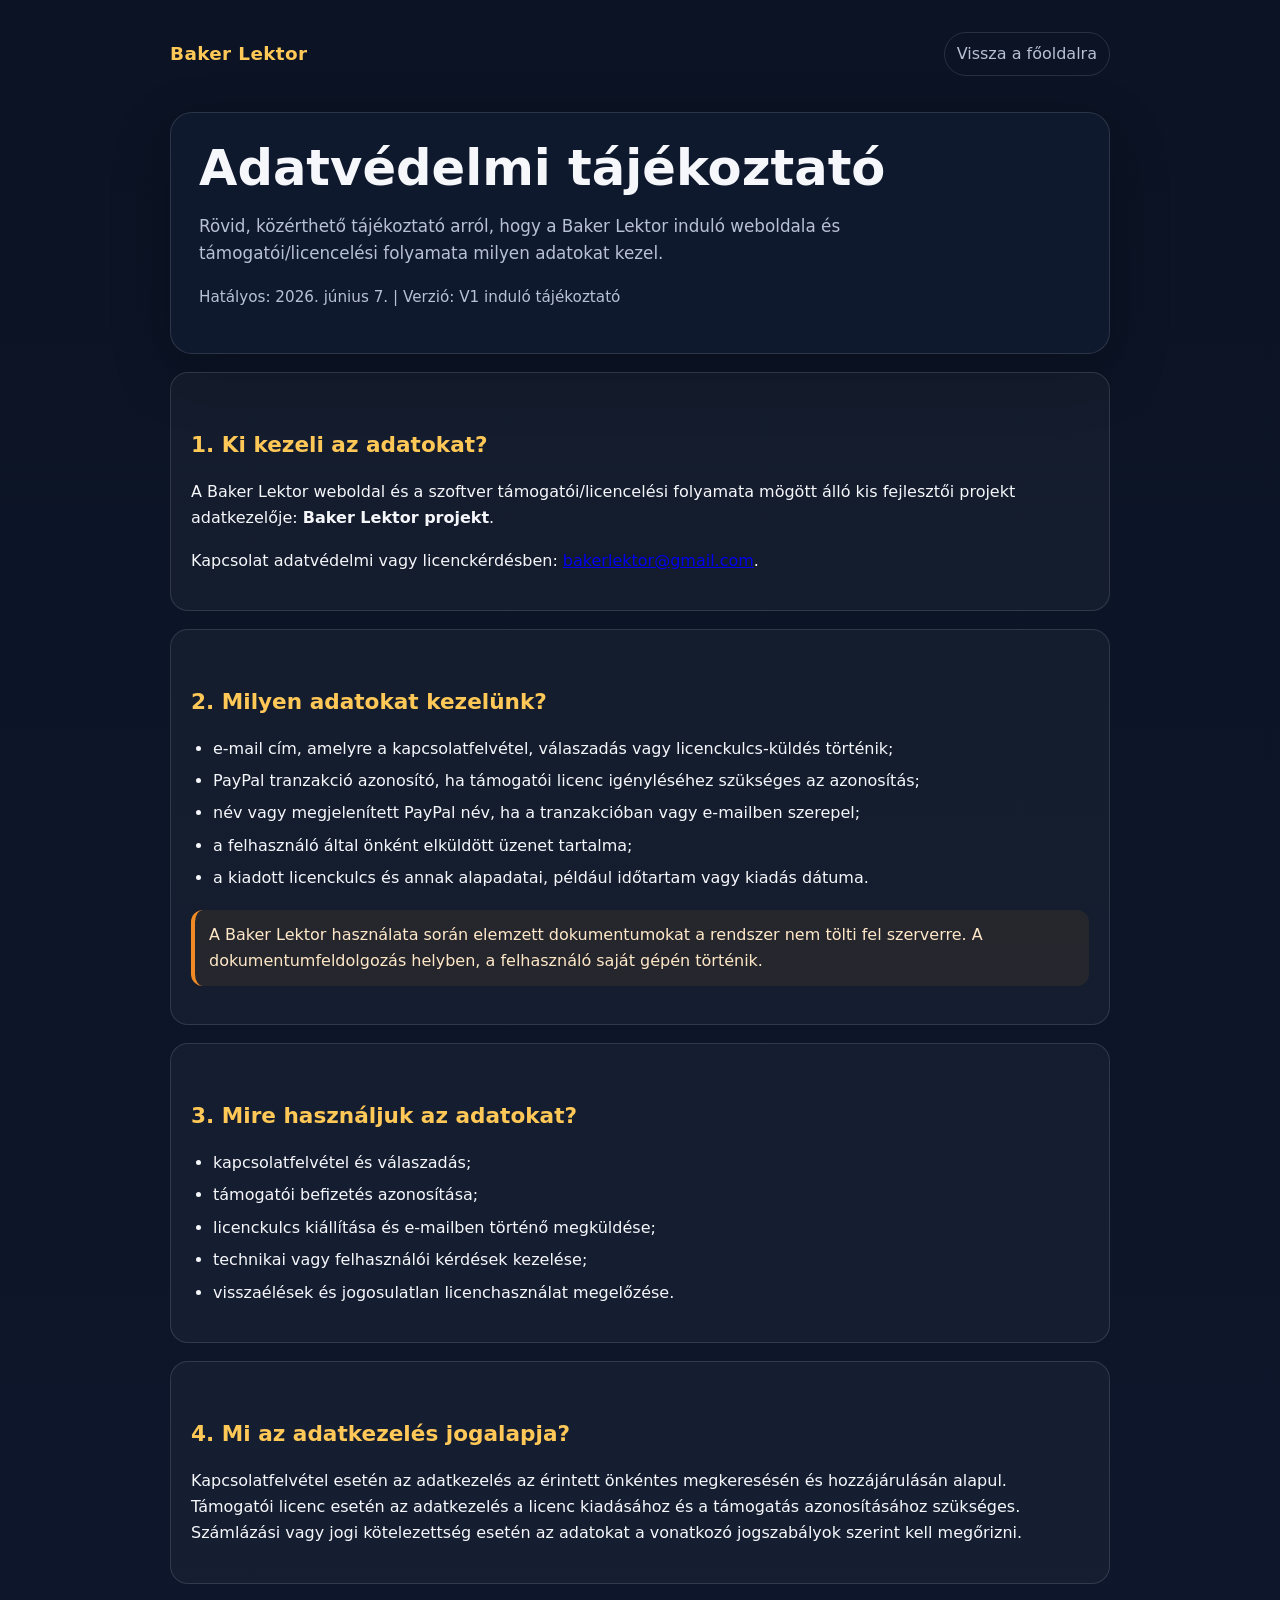
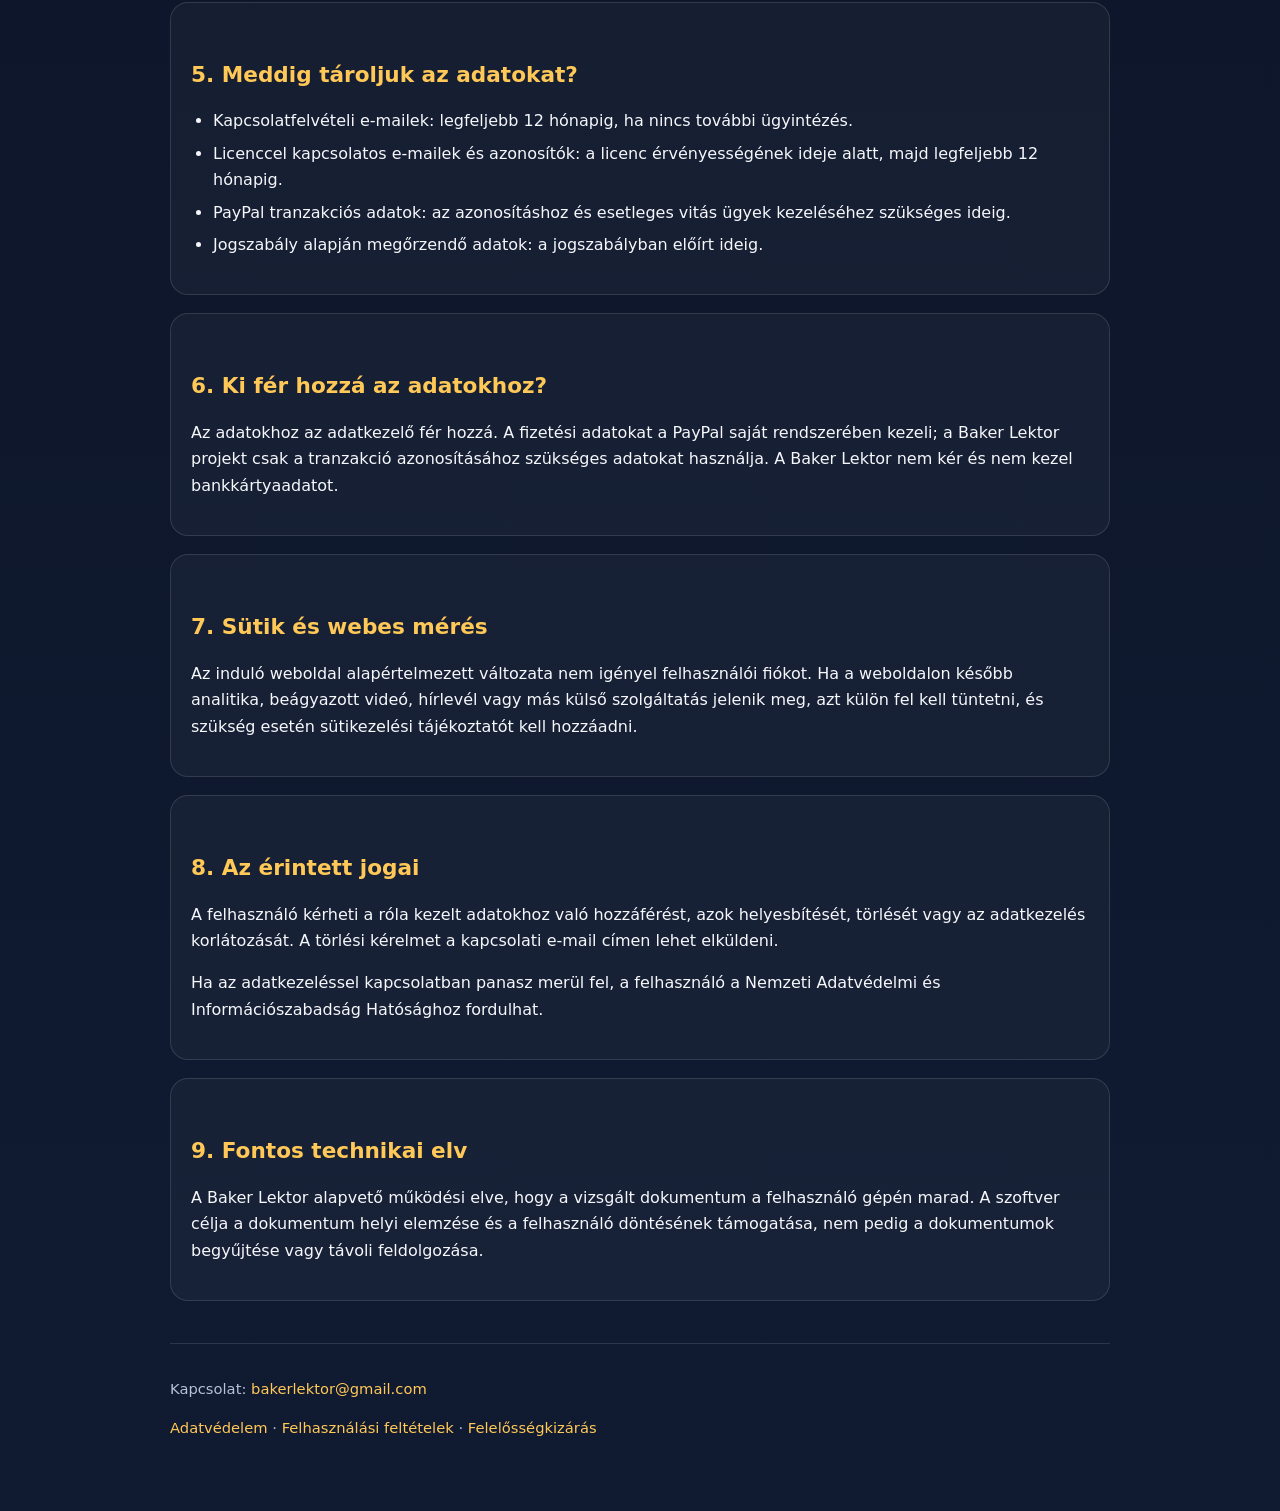
<file: adatvedelem.html>
<!doctype html>
<html lang="hu">
<head>
  <meta charset="utf-8">
  <meta name="viewport" content="width=device-width, initial-scale=1">
  <title>Adatvédelmi tájékoztató | Baker Lektor</title>
  <meta name="description" content="Baker Lektor – adatvédelmi tájékoztató">
  <style>
:root{--bg:#0B1324;--panel:#111C33;--text:#F6F7FB;--muted:#B8C0D4;--gold:#FFC857;--orange:#F08A24;--line:rgba(255,255,255,.12)}
*{box-sizing:border-box}body{margin:0;font-family:Inter,system-ui,-apple-system,Segoe UI,Roboto,Arial,sans-serif;background:linear-gradient(180deg,#0B1324 0%,#101A31 100%);color:var(--text);line-height:1.65}.wrap{max-width:980px;margin:0 auto;padding:32px 20px 56px}.top{display:flex;justify-content:space-between;gap:18px;align-items:center;margin-bottom:36px}.brand{font-weight:800;letter-spacing:.02em;color:var(--gold);font-size:1.15rem}.back{color:var(--muted);text-decoration:none;border:1px solid var(--line);padding:8px 12px;border-radius:999px}.back:hover{border-color:var(--gold);color:var(--text)}.hero{border:1px solid var(--line);background:rgba(17,28,51,.72);border-radius:22px;padding:28px;box-shadow:0 20px 60px rgba(0,0,0,.22)}h1{font-size:clamp(2rem,4vw,3.1rem);line-height:1.1;margin:0 0 12px}h2{font-size:1.35rem;margin:34px 0 10px;color:var(--gold)}h3{font-size:1.05rem;margin:22px 0 8px}.lead{color:var(--muted);font-size:1.05rem;max-width:760px}.card{margin-top:18px;border:1px solid var(--line);border-radius:18px;padding:20px;background:rgba(255,255,255,.035)}ul{padding-left:22px}li{margin:6px 0}.note{border-left:4px solid var(--orange);padding:12px 14px;background:rgba(240,138,36,.08);border-radius:12px;margin:18px 0;color:#FFE8C7}.small{color:var(--muted);font-size:.95rem}.footer{margin-top:42px;padding-top:18px;border-top:1px solid var(--line);color:var(--muted);font-size:.92rem}.footer a{color:var(--gold);text-decoration:none}@media(max-width:680px){.top{align-items:flex-start;flex-direction:column}.hero{padding:22px}.wrap{padding:24px 16px 44px}}
</style>
</head>
<body>
  <main class="wrap">
    <div class="top">
      <div class="brand">Baker Lektor</div>
      <a class="back" href="index.html">Vissza a főoldalra</a>
    </div>
    <section class="hero">
      <h1>Adatvédelmi tájékoztató</h1>
      <p class="lead">Rövid, közérthető tájékoztató arról, hogy a Baker Lektor induló weboldala és támogatói/licencelési folyamata milyen adatokat kezel.</p>
      <p class="small">Hatályos: 2026. június 7. | Verzió: V1 induló tájékoztató</p>
    </section>

<section class="card">
<h2>1. Ki kezeli az adatokat?</h2>
<p>A Baker Lektor weboldal és a szoftver támogatói/licencelési folyamata mögött álló kis fejlesztői projekt adatkezelője: <strong>Baker Lektor projekt</strong>.</p>
<p>Kapcsolat adatvédelmi vagy licenckérdésben: <a href="mailto:bakerlektor@gmail.com">bakerlektor@gmail.com</a>.</p>
</section>
<section class="card">
<h2>2. Milyen adatokat kezelünk?</h2>
<ul>
<li>e-mail cím, amelyre a kapcsolatfelvétel, válaszadás vagy licenckulcs-küldés történik;</li>
<li>PayPal tranzakció azonosító, ha támogatói licenc igényléséhez szükséges az azonosítás;</li>
<li>név vagy megjelenített PayPal név, ha a tranzakcióban vagy e-mailben szerepel;</li>
<li>a felhasználó által önként elküldött üzenet tartalma;</li>
<li>a kiadott licenckulcs és annak alapadatai, például időtartam vagy kiadás dátuma.</li>
</ul>
<p class="note">A Baker Lektor használata során elemzett dokumentumokat a rendszer nem tölti fel szerverre. A dokumentumfeldolgozás helyben, a felhasználó saját gépén történik.</p>
</section>
<section class="card">
<h2>3. Mire használjuk az adatokat?</h2>
<ul>
<li>kapcsolatfelvétel és válaszadás;</li>
<li>támogatói befizetés azonosítása;</li>
<li>licenckulcs kiállítása és e-mailben történő megküldése;</li>
<li>technikai vagy felhasználói kérdések kezelése;</li>
<li>visszaélések és jogosulatlan licenchasználat megelőzése.</li>
</ul>
</section>
<section class="card">
<h2>4. Mi az adatkezelés jogalapja?</h2>
<p>Kapcsolatfelvétel esetén az adatkezelés az érintett önkéntes megkeresésén és hozzájárulásán alapul. Támogatói licenc esetén az adatkezelés a licenc kiadásához és a támogatás azonosításához szükséges. Számlázási vagy jogi kötelezettség esetén az adatokat a vonatkozó jogszabályok szerint kell megőrizni.</p>
</section>
<section class="card">
<h2>5. Meddig tároljuk az adatokat?</h2>
<ul>
<li>Kapcsolatfelvételi e-mailek: legfeljebb 12 hónapig, ha nincs további ügyintézés.</li>
<li>Licenccel kapcsolatos e-mailek és azonosítók: a licenc érvényességének ideje alatt, majd legfeljebb 12 hónapig.</li>
<li>PayPal tranzakciós adatok: az azonosításhoz és esetleges vitás ügyek kezeléséhez szükséges ideig.</li>
<li>Jogszabály alapján megőrzendő adatok: a jogszabályban előírt ideig.</li>
</ul>
</section>
<section class="card">
<h2>6. Ki fér hozzá az adatokhoz?</h2>
<p>Az adatokhoz az adatkezelő fér hozzá. A fizetési adatokat a PayPal saját rendszerében kezeli; a Baker Lektor projekt csak a tranzakció azonosításához szükséges adatokat használja. A Baker Lektor nem kér és nem kezel bankkártyaadatot.</p>
</section>
<section class="card">
<h2>7. Sütik és webes mérés</h2>
<p>Az induló weboldal alapértelmezett változata nem igényel felhasználói fiókot. Ha a weboldalon később analitika, beágyazott videó, hírlevél vagy más külső szolgáltatás jelenik meg, azt külön fel kell tüntetni, és szükség esetén sütikezelési tájékoztatót kell hozzáadni.</p>
</section>
<section class="card">
<h2>8. Az érintett jogai</h2>
<p>A felhasználó kérheti a róla kezelt adatokhoz való hozzáférést, azok helyesbítését, törlését vagy az adatkezelés korlátozását. A törlési kérelmet a kapcsolati e-mail címen lehet elküldeni.</p>
<p>Ha az adatkezeléssel kapcsolatban panasz merül fel, a felhasználó a Nemzeti Adatvédelmi és Információszabadság Hatósághoz fordulhat.</p>
</section>
<section class="card">
<h2>9. Fontos technikai elv</h2>
<p>A Baker Lektor alapvető működési elve, hogy a vizsgált dokumentum a felhasználó gépén marad. A szoftver célja a dokumentum helyi elemzése és a felhasználó döntésének támogatása, nem pedig a dokumentumok begyűjtése vagy távoli feldolgozása.</p>
</section>

    <footer class="footer">
      <p>Kapcsolat: <a href="mailto:bakerlektor@gmail.com">bakerlektor@gmail.com</a></p>
      <p><a href="adatvedelem.html">Adatvédelem</a> · <a href="felhasznalasi-feltetelek.html">Felhasználási feltételek</a> · <a href="felelossegkizaras.html">Felelősségkizárás</a></p>
    </footer>
  </main>
</body>
</html>
</file>
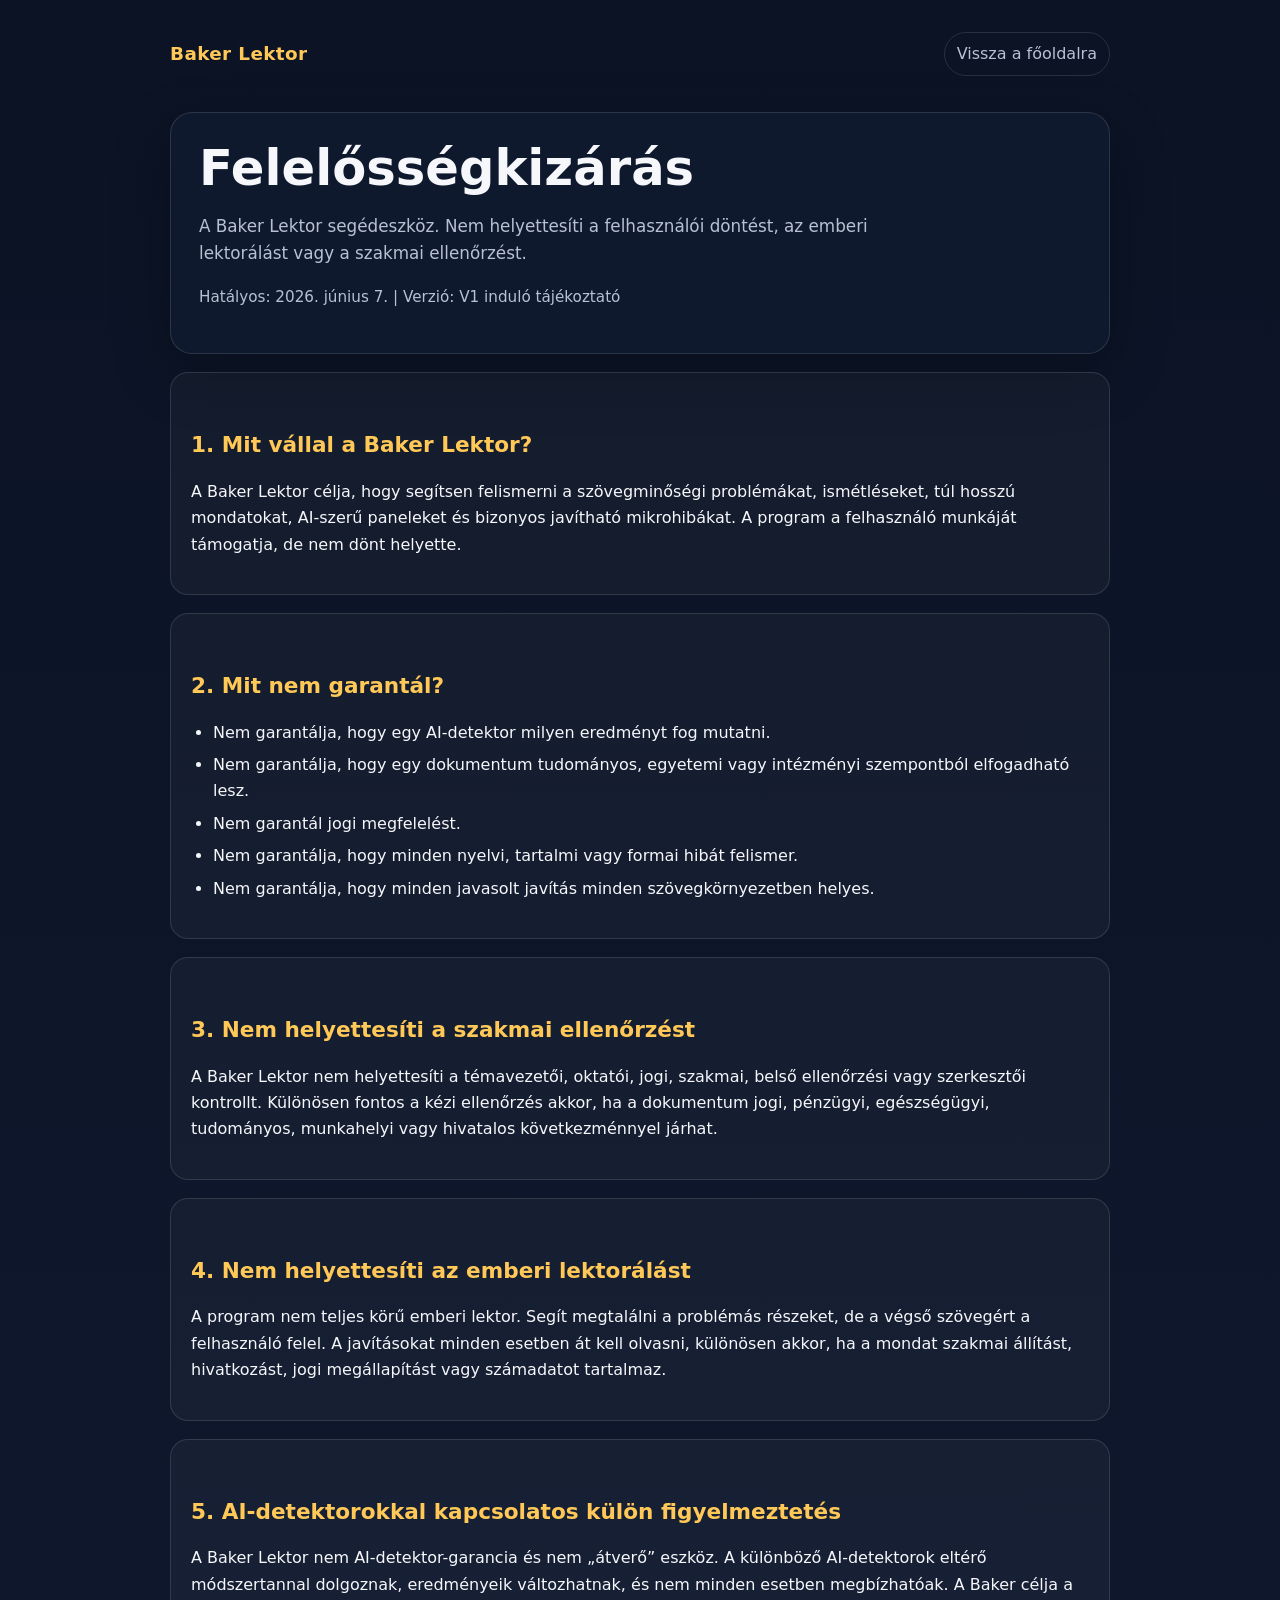
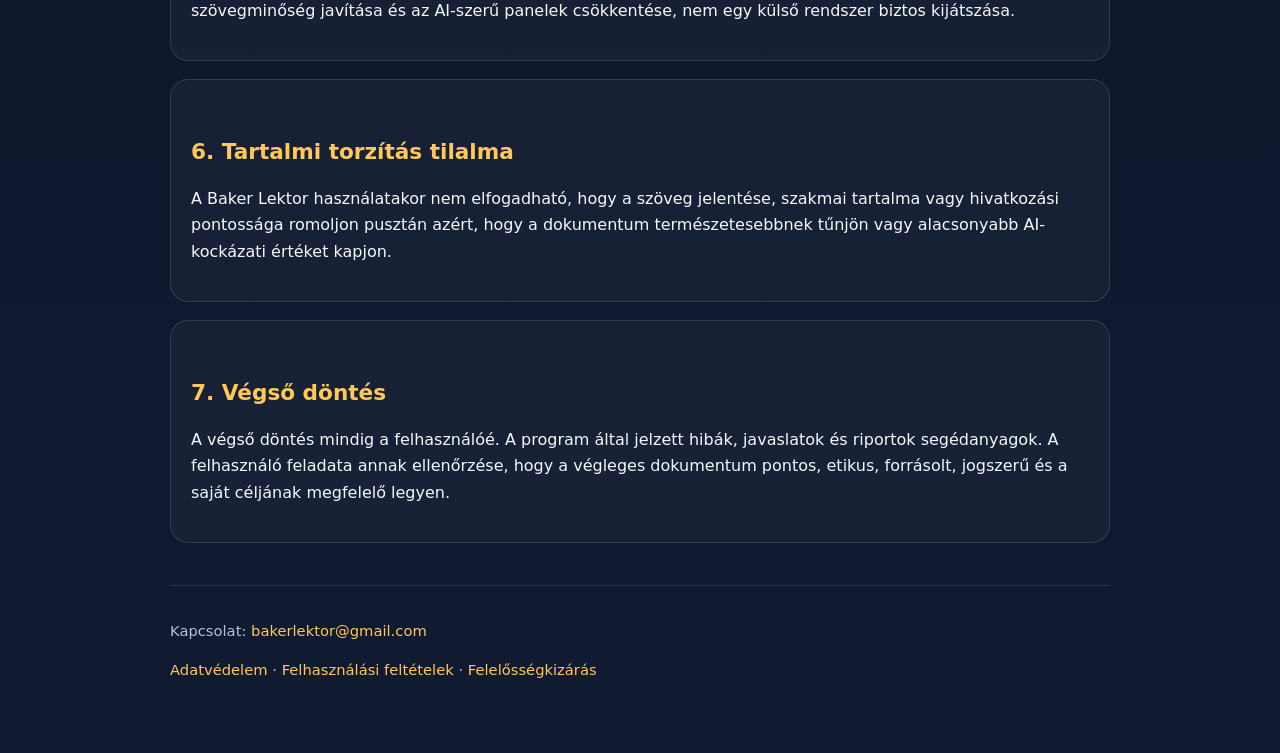
<file: felelossegkizaras.html>
<!doctype html>
<html lang="hu">
<head>
  <meta charset="utf-8">
  <meta name="viewport" content="width=device-width, initial-scale=1">
  <title>Felelősségkizárás | Baker Lektor</title>
  <meta name="description" content="Baker Lektor – felelősségkizárás">
  <style>
:root{--bg:#0B1324;--panel:#111C33;--text:#F6F7FB;--muted:#B8C0D4;--gold:#FFC857;--orange:#F08A24;--line:rgba(255,255,255,.12)}
*{box-sizing:border-box}body{margin:0;font-family:Inter,system-ui,-apple-system,Segoe UI,Roboto,Arial,sans-serif;background:linear-gradient(180deg,#0B1324 0%,#101A31 100%);color:var(--text);line-height:1.65}.wrap{max-width:980px;margin:0 auto;padding:32px 20px 56px}.top{display:flex;justify-content:space-between;gap:18px;align-items:center;margin-bottom:36px}.brand{font-weight:800;letter-spacing:.02em;color:var(--gold);font-size:1.15rem}.back{color:var(--muted);text-decoration:none;border:1px solid var(--line);padding:8px 12px;border-radius:999px}.back:hover{border-color:var(--gold);color:var(--text)}.hero{border:1px solid var(--line);background:rgba(17,28,51,.72);border-radius:22px;padding:28px;box-shadow:0 20px 60px rgba(0,0,0,.22)}h1{font-size:clamp(2rem,4vw,3.1rem);line-height:1.1;margin:0 0 12px}h2{font-size:1.35rem;margin:34px 0 10px;color:var(--gold)}h3{font-size:1.05rem;margin:22px 0 8px}.lead{color:var(--muted);font-size:1.05rem;max-width:760px}.card{margin-top:18px;border:1px solid var(--line);border-radius:18px;padding:20px;background:rgba(255,255,255,.035)}ul{padding-left:22px}li{margin:6px 0}.note{border-left:4px solid var(--orange);padding:12px 14px;background:rgba(240,138,36,.08);border-radius:12px;margin:18px 0;color:#FFE8C7}.small{color:var(--muted);font-size:.95rem}.footer{margin-top:42px;padding-top:18px;border-top:1px solid var(--line);color:var(--muted);font-size:.92rem}.footer a{color:var(--gold);text-decoration:none}@media(max-width:680px){.top{align-items:flex-start;flex-direction:column}.hero{padding:22px}.wrap{padding:24px 16px 44px}}
</style>
</head>
<body>
  <main class="wrap">
    <div class="top">
      <div class="brand">Baker Lektor</div>
      <a class="back" href="index.html">Vissza a főoldalra</a>
    </div>
    <section class="hero">
      <h1>Felelősségkizárás</h1>
      <p class="lead">A Baker Lektor segédeszköz. Nem helyettesíti a felhasználói döntést, az emberi lektorálást vagy a szakmai ellenőrzést.</p>
      <p class="small">Hatályos: 2026. június 7. | Verzió: V1 induló tájékoztató</p>
    </section>

<section class="card">
<h2>1. Mit vállal a Baker Lektor?</h2>
<p>A Baker Lektor célja, hogy segítsen felismerni a szövegminőségi problémákat, ismétléseket, túl hosszú mondatokat, AI-szerű paneleket és bizonyos javítható mikrohibákat. A program a felhasználó munkáját támogatja, de nem dönt helyette.</p>
</section>
<section class="card">
<h2>2. Mit nem garantál?</h2>
<ul>
<li>Nem garantálja, hogy egy AI-detektor milyen eredményt fog mutatni.</li>
<li>Nem garantálja, hogy egy dokumentum tudományos, egyetemi vagy intézményi szempontból elfogadható lesz.</li>
<li>Nem garantál jogi megfelelést.</li>
<li>Nem garantálja, hogy minden nyelvi, tartalmi vagy formai hibát felismer.</li>
<li>Nem garantálja, hogy minden javasolt javítás minden szövegkörnyezetben helyes.</li>
</ul>
</section>
<section class="card">
<h2>3. Nem helyettesíti a szakmai ellenőrzést</h2>
<p>A Baker Lektor nem helyettesíti a témavezetői, oktatói, jogi, szakmai, belső ellenőrzési vagy szerkesztői kontrollt. Különösen fontos a kézi ellenőrzés akkor, ha a dokumentum jogi, pénzügyi, egészségügyi, tudományos, munkahelyi vagy hivatalos következménnyel járhat.</p>
</section>
<section class="card">
<h2>4. Nem helyettesíti az emberi lektorálást</h2>
<p>A program nem teljes körű emberi lektor. Segít megtalálni a problémás részeket, de a végső szövegért a felhasználó felel. A javításokat minden esetben át kell olvasni, különösen akkor, ha a mondat szakmai állítást, hivatkozást, jogi megállapítást vagy számadatot tartalmaz.</p>
</section>
<section class="card">
<h2>5. AI-detektorokkal kapcsolatos külön figyelmeztetés</h2>
<p>A Baker Lektor nem AI-detektor-garancia és nem „átverő” eszköz. A különböző AI-detektorok eltérő módszertannal dolgoznak, eredményeik változhatnak, és nem minden esetben megbízhatóak. A Baker célja a szövegminőség javítása és az AI-szerű panelek csökkentése, nem egy külső rendszer biztos kijátszása.</p>
</section>
<section class="card">
<h2>6. Tartalmi torzítás tilalma</h2>
<p>A Baker Lektor használatakor nem elfogadható, hogy a szöveg jelentése, szakmai tartalma vagy hivatkozási pontossága romoljon pusztán azért, hogy a dokumentum természetesebbnek tűnjön vagy alacsonyabb AI-kockázati értéket kapjon.</p>
</section>
<section class="card">
<h2>7. Végső döntés</h2>
<p>A végső döntés mindig a felhasználóé. A program által jelzett hibák, javaslatok és riportok segédanyagok. A felhasználó feladata annak ellenőrzése, hogy a végleges dokumentum pontos, etikus, forrásolt, jogszerű és a saját céljának megfelelő legyen.</p>
</section>

    <footer class="footer">
      <p>Kapcsolat: <a href="mailto:bakerlektor@gmail.com">bakerlektor@gmail.com</a></p>
      <p><a href="adatvedelem.html">Adatvédelem</a> · <a href="felhasznalasi-feltetelek.html">Felhasználási feltételek</a> · <a href="felelossegkizaras.html">Felelősségkizárás</a></p>
    </footer>
  </main>
</body>
</html>
</file>
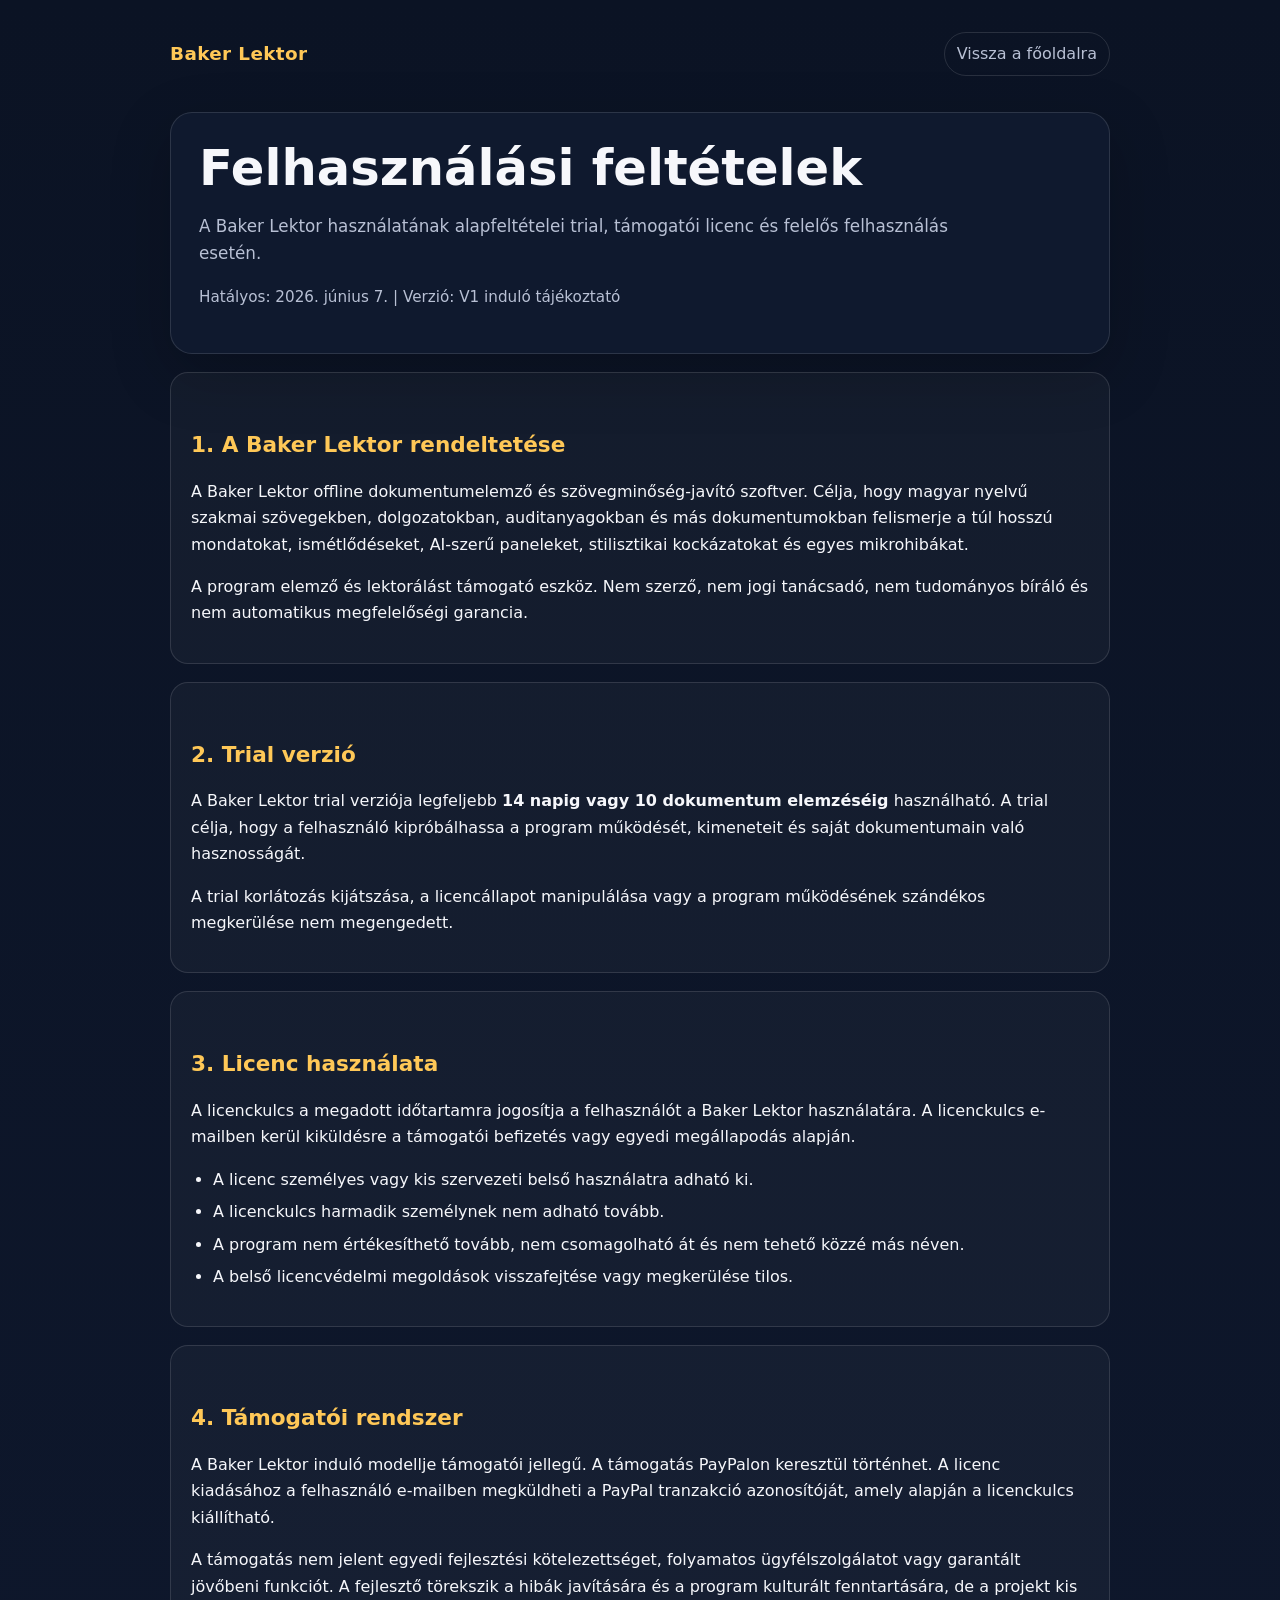
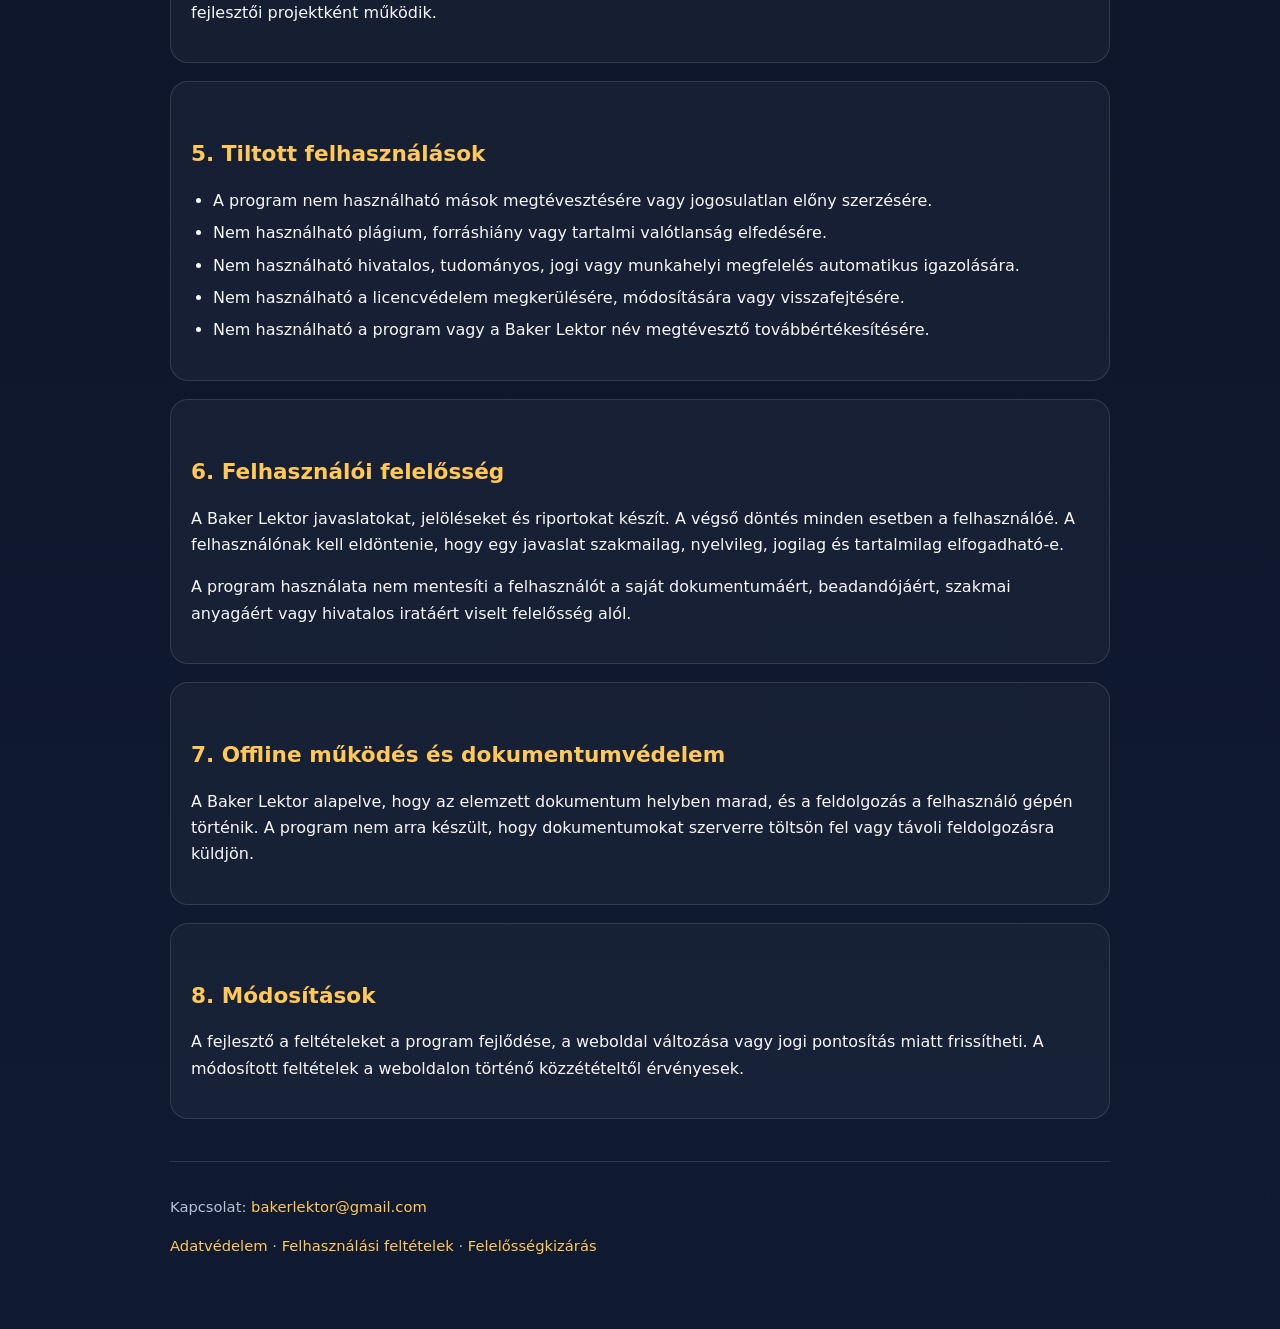
<file: felhasznalasi-feltetelek.html>
<!doctype html>
<html lang="hu">
<head>
  <meta charset="utf-8">
  <meta name="viewport" content="width=device-width, initial-scale=1">
  <title>Felhasználási feltételek | Baker Lektor</title>
  <meta name="description" content="Baker Lektor – felhasználási feltételek">
  <style>
:root{--bg:#0B1324;--panel:#111C33;--text:#F6F7FB;--muted:#B8C0D4;--gold:#FFC857;--orange:#F08A24;--line:rgba(255,255,255,.12)}
*{box-sizing:border-box}body{margin:0;font-family:Inter,system-ui,-apple-system,Segoe UI,Roboto,Arial,sans-serif;background:linear-gradient(180deg,#0B1324 0%,#101A31 100%);color:var(--text);line-height:1.65}.wrap{max-width:980px;margin:0 auto;padding:32px 20px 56px}.top{display:flex;justify-content:space-between;gap:18px;align-items:center;margin-bottom:36px}.brand{font-weight:800;letter-spacing:.02em;color:var(--gold);font-size:1.15rem}.back{color:var(--muted);text-decoration:none;border:1px solid var(--line);padding:8px 12px;border-radius:999px}.back:hover{border-color:var(--gold);color:var(--text)}.hero{border:1px solid var(--line);background:rgba(17,28,51,.72);border-radius:22px;padding:28px;box-shadow:0 20px 60px rgba(0,0,0,.22)}h1{font-size:clamp(2rem,4vw,3.1rem);line-height:1.1;margin:0 0 12px}h2{font-size:1.35rem;margin:34px 0 10px;color:var(--gold)}h3{font-size:1.05rem;margin:22px 0 8px}.lead{color:var(--muted);font-size:1.05rem;max-width:760px}.card{margin-top:18px;border:1px solid var(--line);border-radius:18px;padding:20px;background:rgba(255,255,255,.035)}ul{padding-left:22px}li{margin:6px 0}.note{border-left:4px solid var(--orange);padding:12px 14px;background:rgba(240,138,36,.08);border-radius:12px;margin:18px 0;color:#FFE8C7}.small{color:var(--muted);font-size:.95rem}.footer{margin-top:42px;padding-top:18px;border-top:1px solid var(--line);color:var(--muted);font-size:.92rem}.footer a{color:var(--gold);text-decoration:none}@media(max-width:680px){.top{align-items:flex-start;flex-direction:column}.hero{padding:22px}.wrap{padding:24px 16px 44px}}
</style>
</head>
<body>
  <main class="wrap">
    <div class="top">
      <div class="brand">Baker Lektor</div>
      <a class="back" href="index.html">Vissza a főoldalra</a>
    </div>
    <section class="hero">
      <h1>Felhasználási feltételek</h1>
      <p class="lead">A Baker Lektor használatának alapfeltételei trial, támogatói licenc és felelős felhasználás esetén.</p>
      <p class="small">Hatályos: 2026. június 7. | Verzió: V1 induló tájékoztató</p>
    </section>

<section class="card">
<h2>1. A Baker Lektor rendeltetése</h2>
<p>A Baker Lektor offline dokumentumelemző és szövegminőség-javító szoftver. Célja, hogy magyar nyelvű szakmai szövegekben, dolgozatokban, auditanyagokban és más dokumentumokban felismerje a túl hosszú mondatokat, ismétlődéseket, AI-szerű paneleket, stilisztikai kockázatokat és egyes mikrohibákat.</p>
<p>A program elemző és lektorálást támogató eszköz. Nem szerző, nem jogi tanácsadó, nem tudományos bíráló és nem automatikus megfelelőségi garancia.</p>
</section>
<section class="card">
<h2>2. Trial verzió</h2>
<p>A Baker Lektor trial verziója legfeljebb <strong>14 napig vagy 10 dokumentum elemzéséig</strong> használható. A trial célja, hogy a felhasználó kipróbálhassa a program működését, kimeneteit és saját dokumentumain való hasznosságát.</p>
<p>A trial korlátozás kijátszása, a licencállapot manipulálása vagy a program működésének szándékos megkerülése nem megengedett.</p>
</section>
<section class="card">
<h2>3. Licenc használata</h2>
<p>A licenckulcs a megadott időtartamra jogosítja a felhasználót a Baker Lektor használatára. A licenckulcs e-mailben kerül kiküldésre a támogatói befizetés vagy egyedi megállapodás alapján.</p>
<ul>
<li>A licenc személyes vagy kis szervezeti belső használatra adható ki.</li>
<li>A licenckulcs harmadik személynek nem adható tovább.</li>
<li>A program nem értékesíthető tovább, nem csomagolható át és nem tehető közzé más néven.</li>
<li>A belső licencvédelmi megoldások visszafejtése vagy megkerülése tilos.</li>
</ul>
</section>
<section class="card">
<h2>4. Támogatói rendszer</h2>
<p>A Baker Lektor induló modellje támogatói jellegű. A támogatás PayPalon keresztül történhet. A licenc kiadásához a felhasználó e-mailben megküldheti a PayPal tranzakció azonosítóját, amely alapján a licenckulcs kiállítható.</p>
<p>A támogatás nem jelent egyedi fejlesztési kötelezettséget, folyamatos ügyfélszolgálatot vagy garantált jövőbeni funkciót. A fejlesztő törekszik a hibák javítására és a program kulturált fenntartására, de a projekt kis fejlesztői projektként működik.</p>
</section>
<section class="card">
<h2>5. Tiltott felhasználások</h2>
<ul>
<li>A program nem használható mások megtévesztésére vagy jogosulatlan előny szerzésére.</li>
<li>Nem használható plágium, forráshiány vagy tartalmi valótlanság elfedésére.</li>
<li>Nem használható hivatalos, tudományos, jogi vagy munkahelyi megfelelés automatikus igazolására.</li>
<li>Nem használható a licencvédelem megkerülésére, módosítására vagy visszafejtésére.</li>
<li>Nem használható a program vagy a Baker Lektor név megtévesztő továbbértékesítésére.</li>
</ul>
</section>
<section class="card">
<h2>6. Felhasználói felelősség</h2>
<p>A Baker Lektor javaslatokat, jelöléseket és riportokat készít. A végső döntés minden esetben a felhasználóé. A felhasználónak kell eldöntenie, hogy egy javaslat szakmailag, nyelvileg, jogilag és tartalmilag elfogadható-e.</p>
<p>A program használata nem mentesíti a felhasználót a saját dokumentumáért, beadandójáért, szakmai anyagáért vagy hivatalos iratáért viselt felelősség alól.</p>
</section>
<section class="card">
<h2>7. Offline működés és dokumentumvédelem</h2>
<p>A Baker Lektor alapelve, hogy az elemzett dokumentum helyben marad, és a feldolgozás a felhasználó gépén történik. A program nem arra készült, hogy dokumentumokat szerverre töltsön fel vagy távoli feldolgozásra küldjön.</p>
</section>
<section class="card">
<h2>8. Módosítások</h2>
<p>A fejlesztő a feltételeket a program fejlődése, a weboldal változása vagy jogi pontosítás miatt frissítheti. A módosított feltételek a weboldalon történő közzétételtől érvényesek.</p>
</section>

    <footer class="footer">
      <p>Kapcsolat: <a href="mailto:bakerlektor@gmail.com">bakerlektor@gmail.com</a></p>
      <p><a href="adatvedelem.html">Adatvédelem</a> · <a href="felhasznalasi-feltetelek.html">Felhasználási feltételek</a> · <a href="felelossegkizaras.html">Felelősségkizárás</a></p>
    </footer>
  </main>
</body>
</html>
</file>
